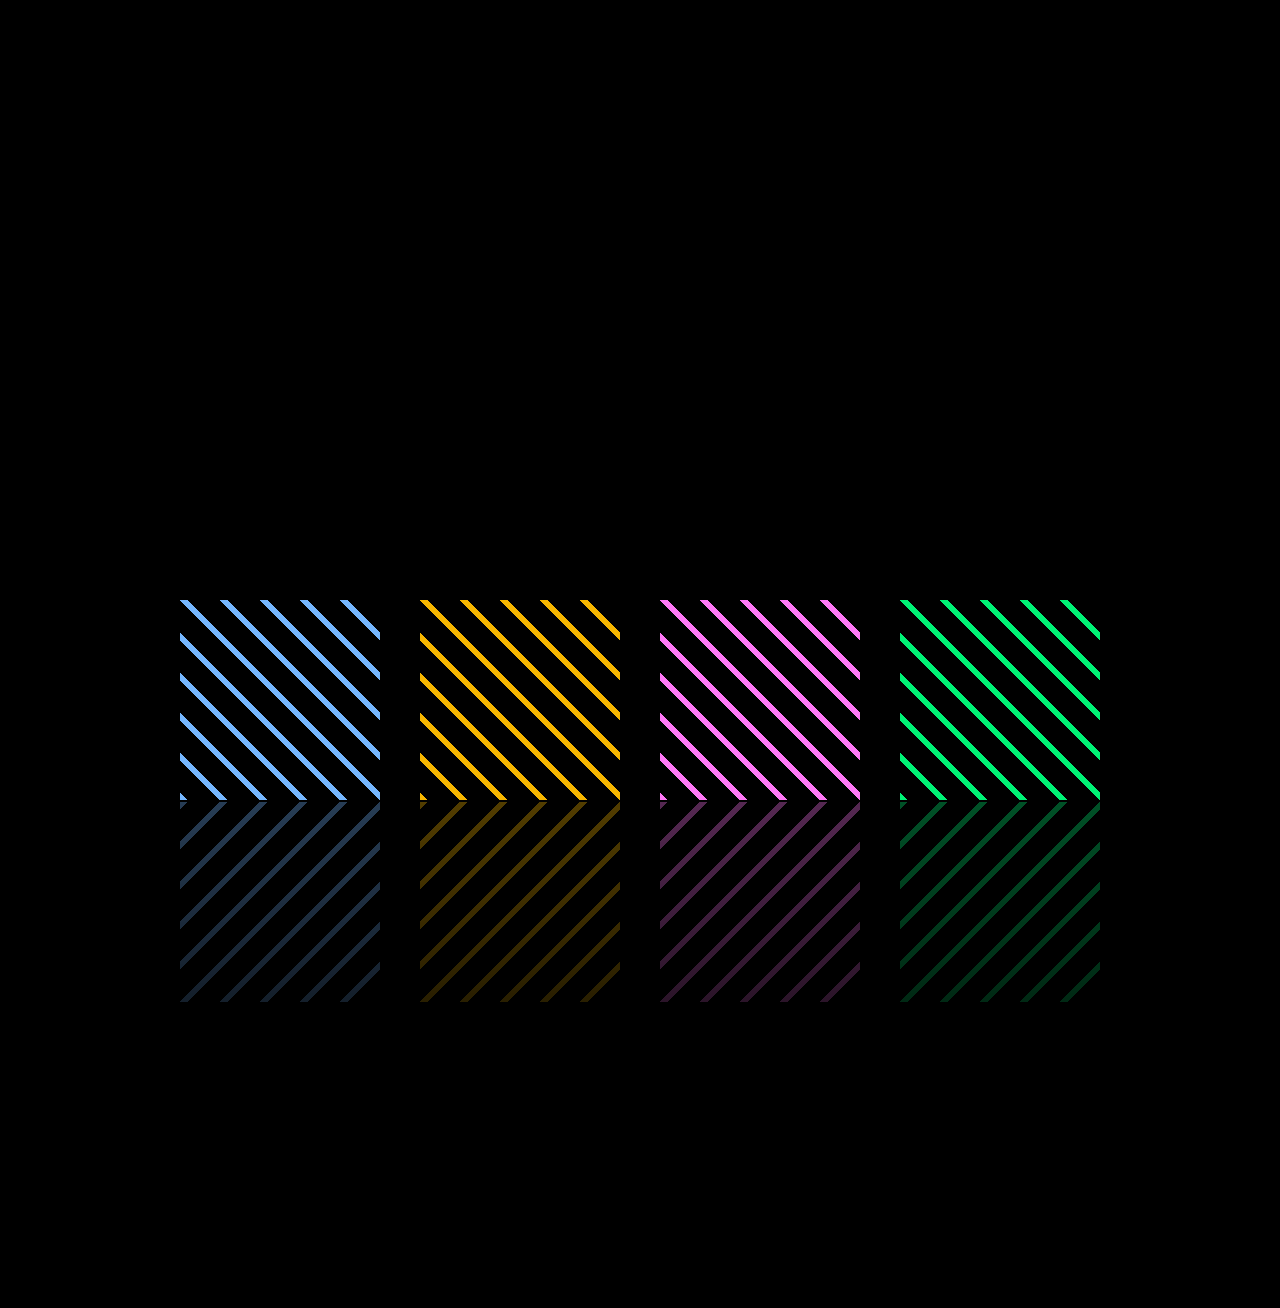
<file: 4_block_line_scrolling/index.html>
<!DOCTYPE html>
<html lang="en">
<head>
    <meta charset="UTF-8">
    <meta http-equiv="X-UA-Compatible" content="IE=edge">
    <meta name="viewport" content="width=device-width, initial-scale=1.0">
    <title>CSS Animation Effects</title>
    <link rel="stylesheet" href="style.css">
</head>
<body>
    <div class="container">
        <div class="box" style="--i:1;"></div>
        <div class="box" style="--i:3;"></div>
        <div class="box" style="--i:2;"></div>
        <div class="box" style="--i:4;"></div>
    </div>
</body>
</html>
</file>
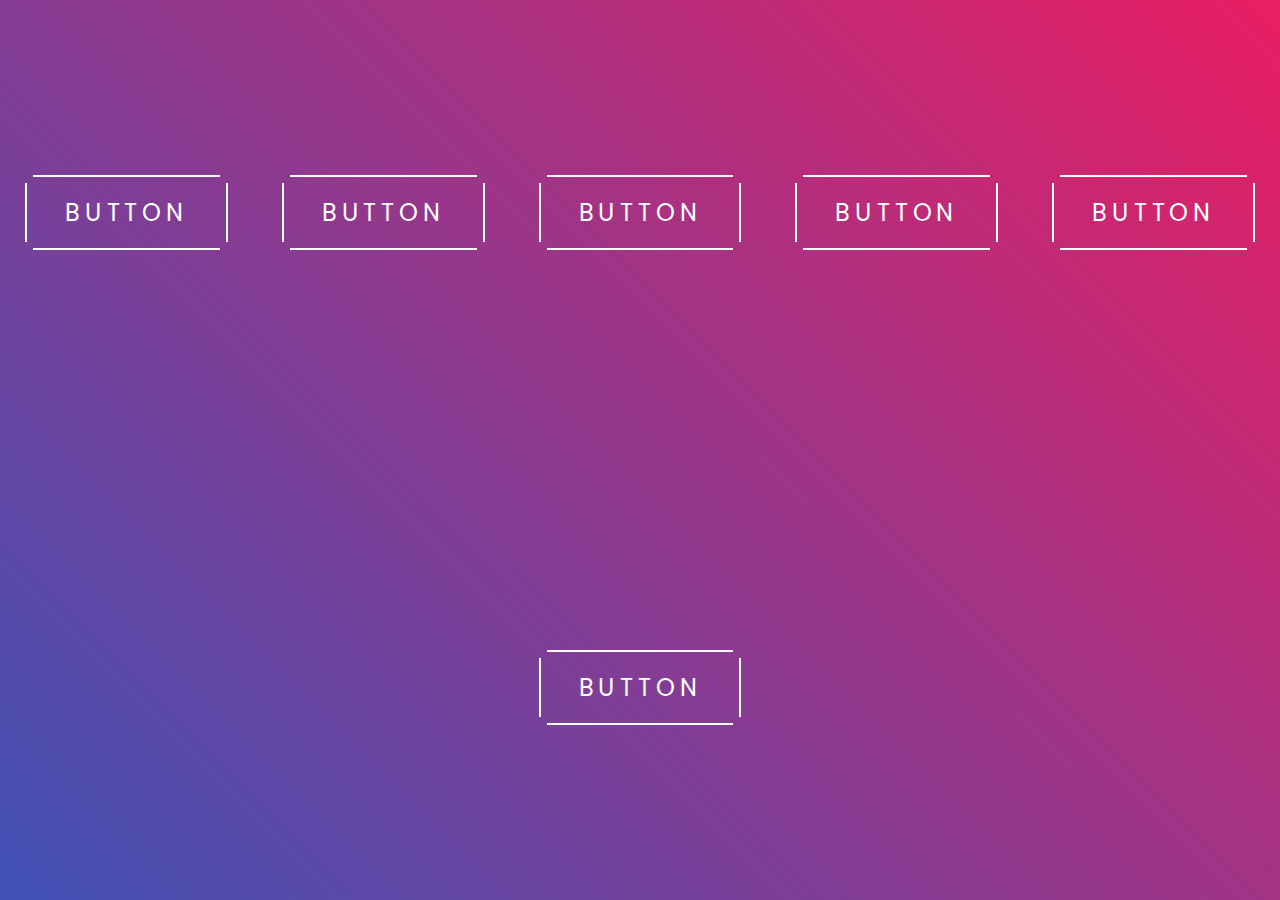
<file: 6_simple_buttons_hover/index.html>
<!DOCTYPE html>
<html lang="en">
<head>
    <meta charset="UTF-8">
    <meta http-equiv="X-UA-Compatible" content="IE=edge">
    <meta name="viewport" content="width=device-width, initial-scale=1.0">
    <title>6 Simple Buttons Hover</title>
    <link rel="stylesheet" href="style.css">
</head>
<body>
    <a href="#" class="btn1">Button</a>
    <a href="#" class="btn2">Button</a>
    <a href="#" class="btn3">Button</a>
    <a href="#" class="btn4">Button</a>
    <a href="#" class="btn5">Button</a>
    <a href="#" class="btn6">Button</a>
</body>
</html>
</file>
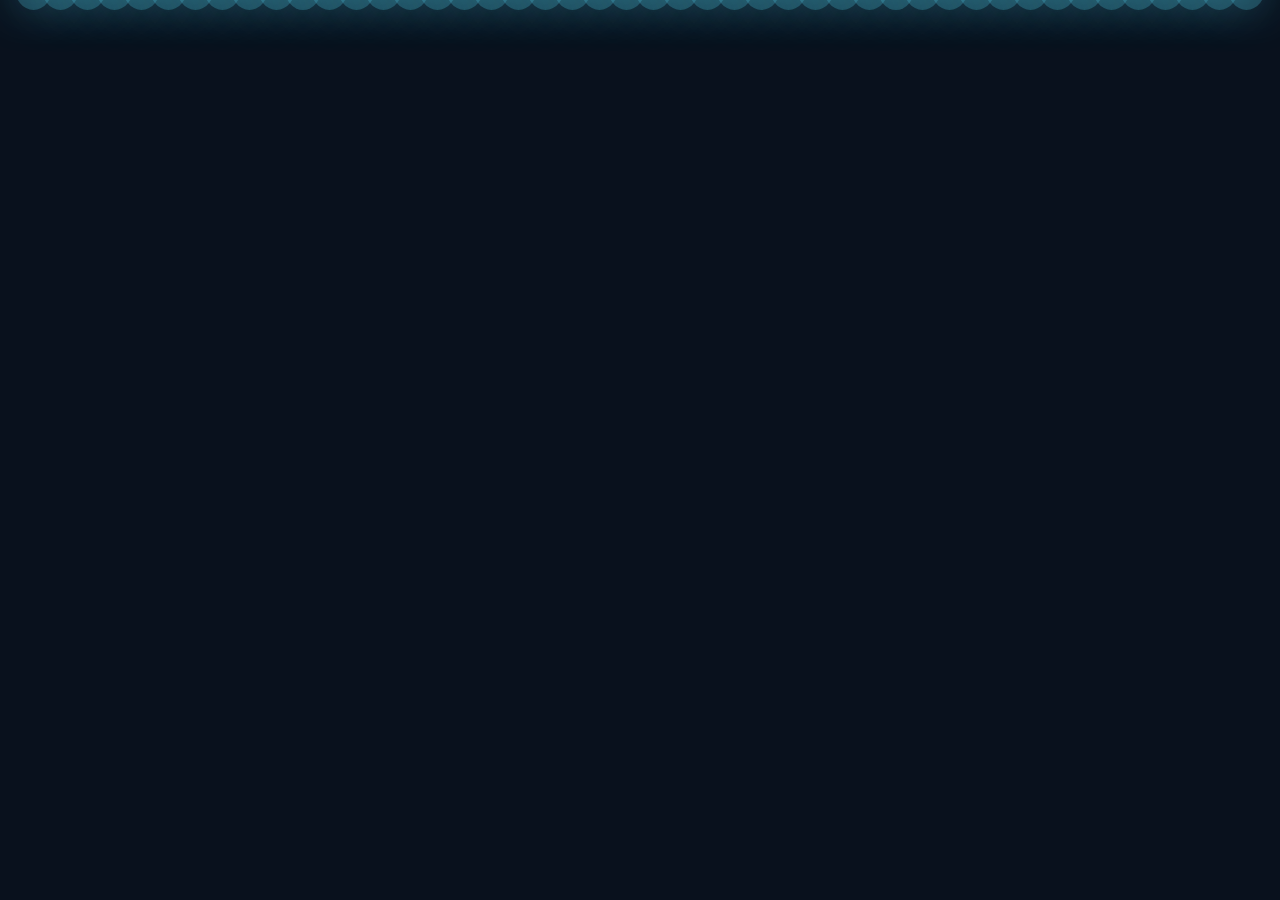
<file: background_particles_effects/index.html>
<!DOCTYPE html>
<html lang="en">
<head>
    <meta charset="UTF-8">
    <meta http-equiv="X-UA-Compatible" content="IE=edge">
    <meta name="viewport" content="width=device-width, initial-scale=1.0">
    <title>CSS Animated Background Particles Effects</title>
    <link rel="stylesheet" href="style.css">
</head>
<body>
    <div class="container">
        <div class="particles">
            <span style="--i:11"></span>
            <span style="--i:12"></span>
            <span style="--i:24"></span>
            <span style="--i:10"></span>
            <span style="--i:14"></span>
            <span style="--i:23"></span>
            <span style="--i:18"></span>
            <span style="--i:16"></span>
            <span style="--i:19"></span>
            <span style="--i:20"></span>
            <span style="--i:22"></span>
            <span style="--i:25"></span>
            <span style="--i:18"></span>
            <span style="--i:21"></span>
            <span style="--i:13"></span>
            <span style="--i:15"></span>
            <span style="--i:21"></span>
            <span style="--i:13"></span>
            <span style="--i:15"></span>
            <span style="--i:26"></span>
            <span style="--i:17"></span>
            <span style="--i:13"></span>
            <span style="--i:28"></span>
            <span style="--i:11"></span>
            <span style="--i:12"></span>
            <span style="--i:24"></span>
            <span style="--i:10"></span>
            <span style="--i:14"></span>
            <span style="--i:23"></span>
            <span style="--i:18"></span>
            <span style="--i:16"></span>
            <span style="--i:19"></span>
            <span style="--i:20"></span>
            <span style="--i:22"></span>
            <span style="--i:25"></span>
            <span style="--i:18"></span>
            <span style="--i:21"></span>
            <span style="--i:13"></span>
            <span style="--i:15"></span>
            <span style="--i:21"></span>
            <span style="--i:13"></span>
            <span style="--i:15"></span>
            <span style="--i:26"></span>
            <span style="--i:17"></span>
            <span style="--i:13"></span>
            <span style="--i:28"></span>
        </div>
    </div>
</body>
</html>
</file>
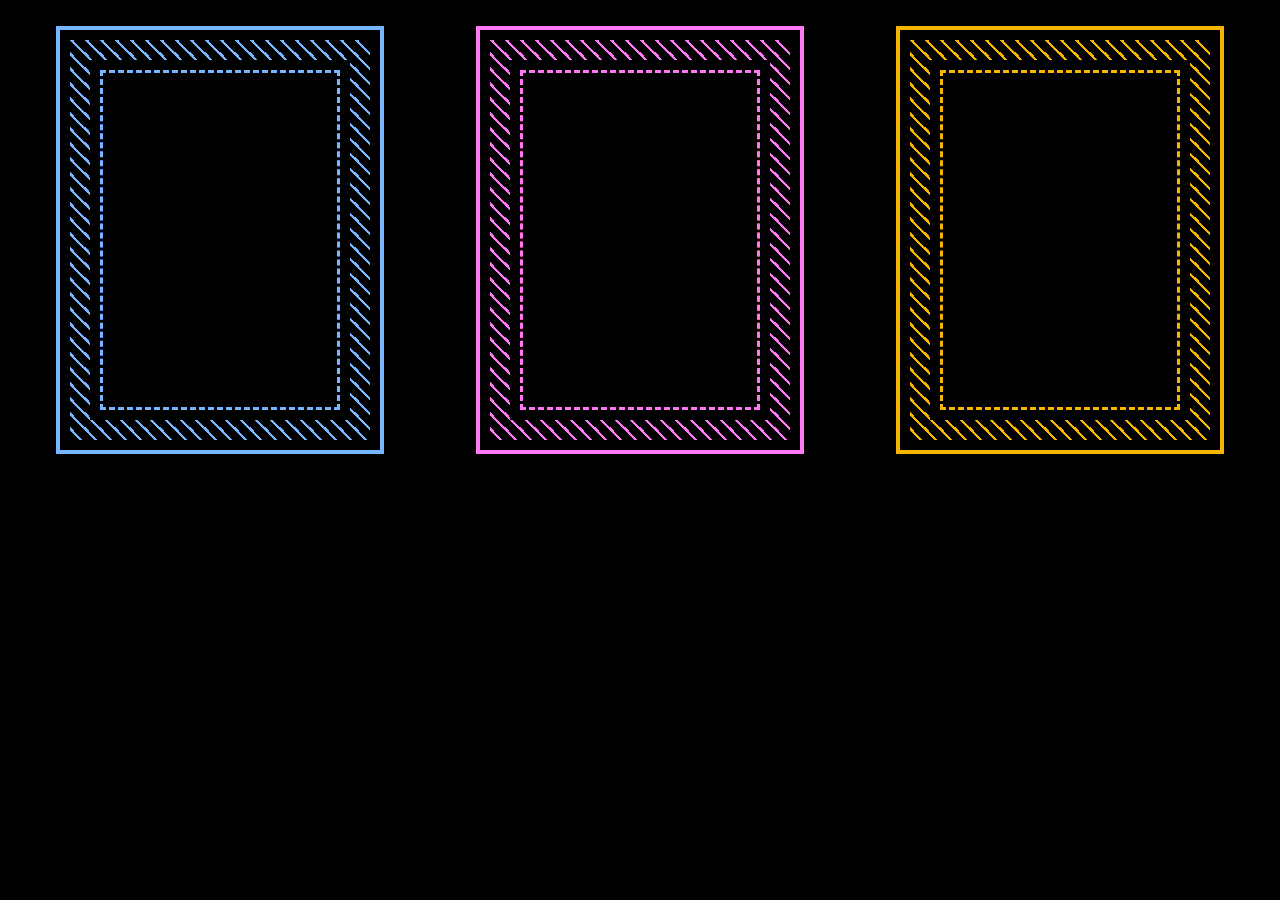
<file: fancy_border_trick/index.html>
<!DOCTYPE html>
<html lang="en">
<head>
    <meta charset="UTF-8">
    <meta http-equiv="X-UA-Compatible" content="IE=edge">
    <meta name="viewport" content="width=device-width, initial-scale=1.0">
    <title>Fancy Border Trick</title>
    <link rel="stylesheet" href="style.css">
</head>
<body>
    <div class="container">
        <div class="box" style="--i:1;"></div>
        <div class="box" style="--i:2;"></div>
        <div class="box" style="--i:3;"></div>
    </div>
</body>
</html>
</file>
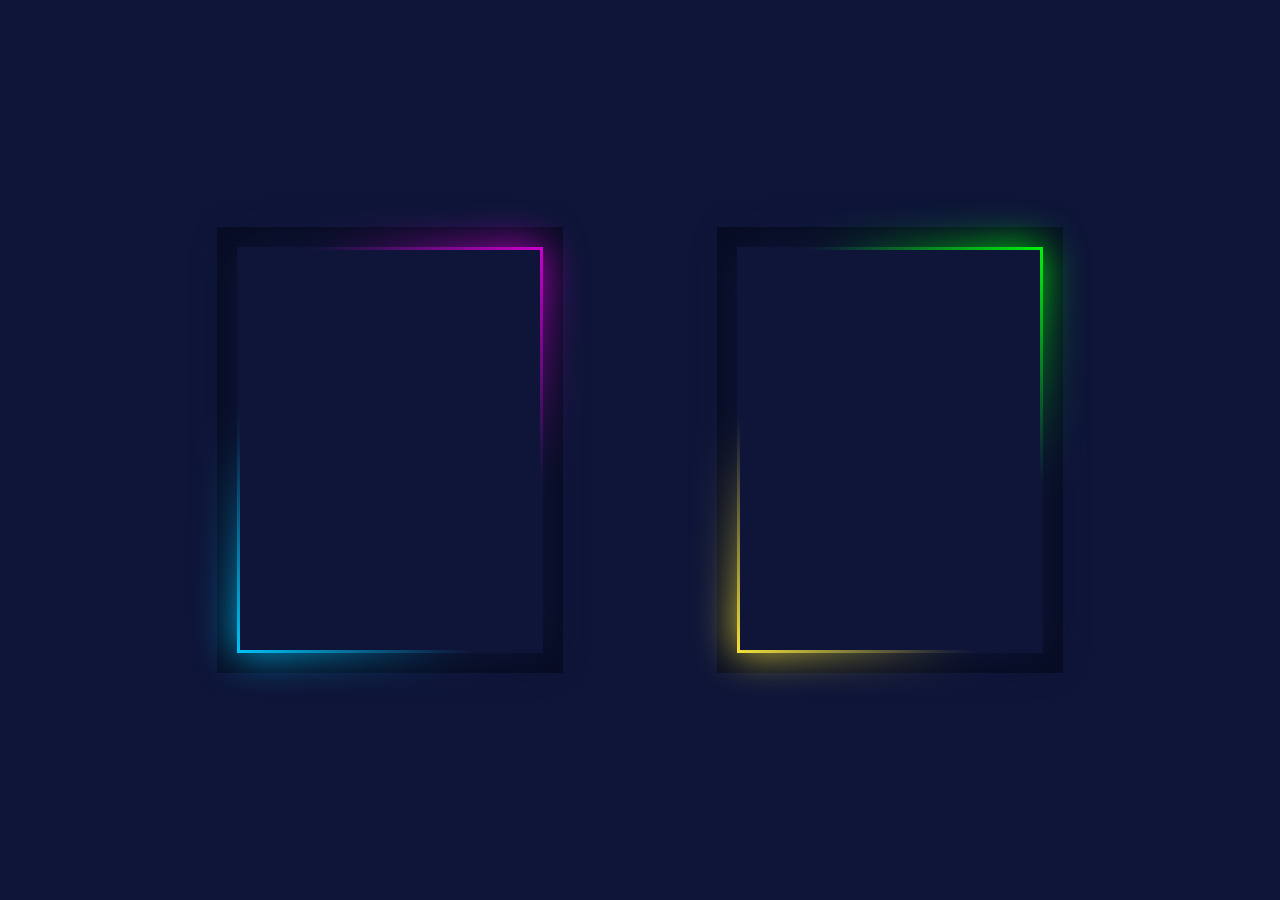
<file: glowing_corners/index.html>
<!DOCTYPE html>
<html lang="en">
<head>
    <meta charset="UTF-8">
    <meta http-equiv="X-UA-Compatible" content="IE=edge">
    <meta name="viewport" content="width=device-width, initial-scale=1.0">
    <title>Glowing Corners Effects</title>
    <link rel="stylesheet" href="style.css">
</head>
<body>
    <div class="box"></div>
    <div class="box"></div>
</body>
</html>
</file>
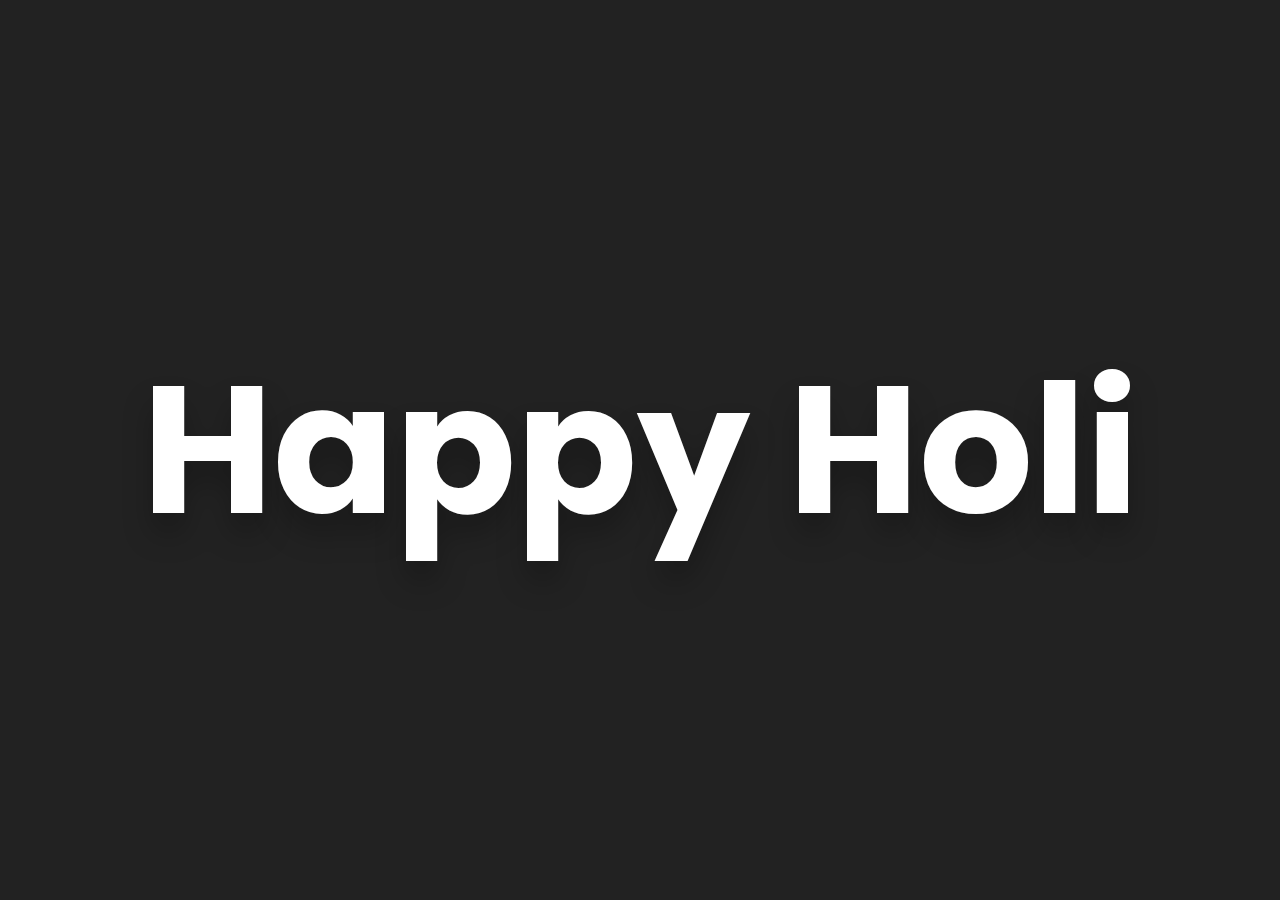
<file: happy_holi/index.html>
<!DOCTYPE html>
<html lang="en">
<head>
    <meta charset="UTF-8">
    <meta http-equiv="X-UA-Compatible" content="IE=edge">
    <meta name="viewport" content="width=device-width, initial-scale=1.0">
    <title>Happy Holi</title>
    <link rel="stylesheet" href="style.css">
</head>
<body>
    <h2>Happy Holi</h2>

    <script>
        let body = document.querySelector('body')
        let num = 0
        body.onclick = function(e) {
            num += 1
            let x = e.pageX - e.target.offsetLeft
            let y = e.pageY - e.target.offsetTop

            let splash = document.createElement('span')
            splash.style.left = x + 'px'
            splash.style.top = y + 'px'

            this.appendChild(splash)

            setTimeout(() => {
                splash.remove()
            }, 4000)
        }
    </script>
</body>
</html>
</file>
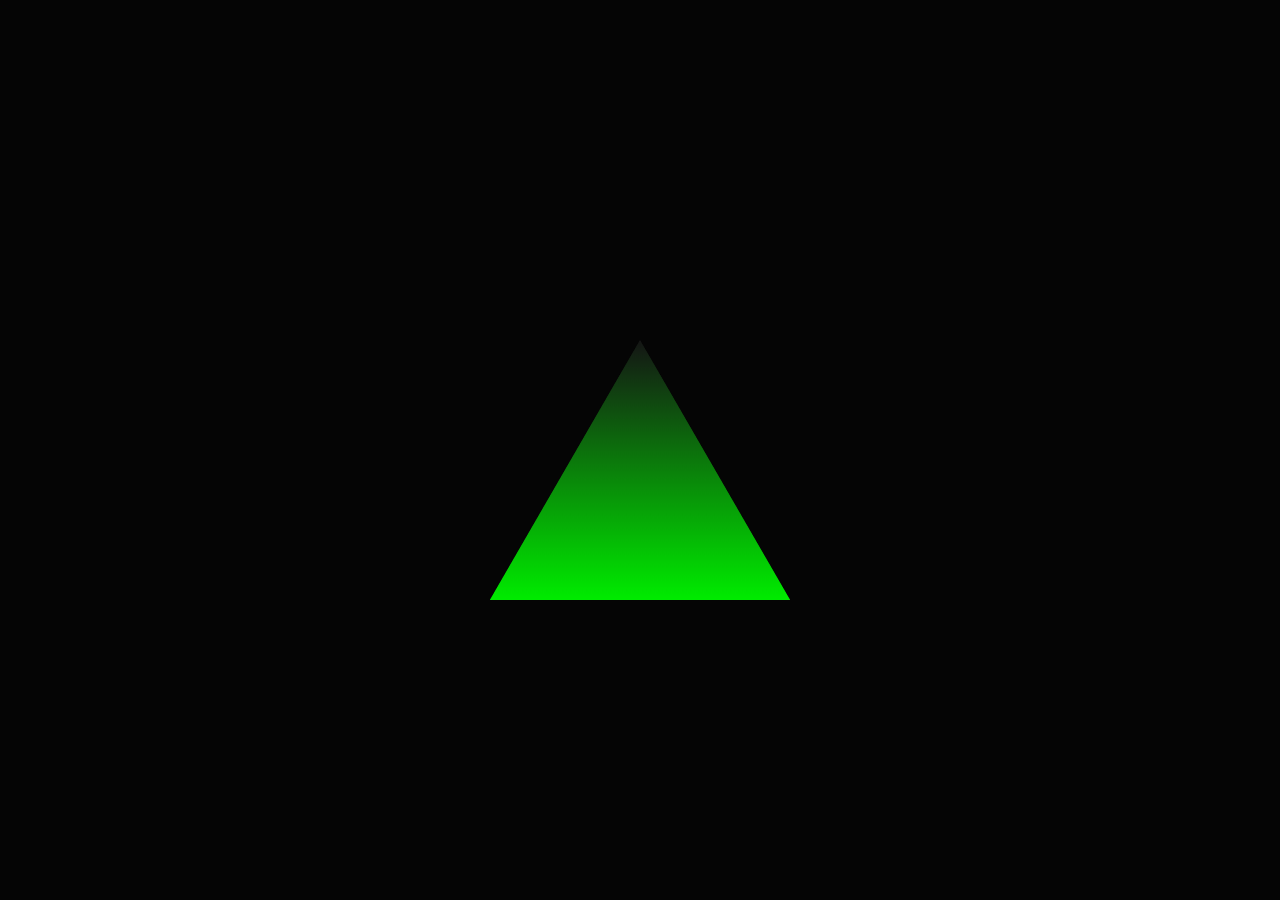
<file: pyramid_animation/index.html>
<!DOCTYPE html>
<html lang="en">
<head>
    <meta charset="UTF-8">
    <meta http-equiv="X-UA-Compatible" content="IE=edge">
    <meta name="viewport" content="width=device-width, initial-scale=1.0">
    <title>3D Pyramid Ambient Light Effects</title>
    <link rel="stylesheet" href="style.css">
</head>
<body>
    <div class="pyramid">
        <!-- <div class="glow"></div> -->
        <div>
            <span style="--i:0"></span>
            <span style="--i:1"></span>
            <span style="--i:2"></span>
            <span style="--i:3"></span>
        </div>
        <div class="glow"></div>
    </div>
</body>
</html>
</file>
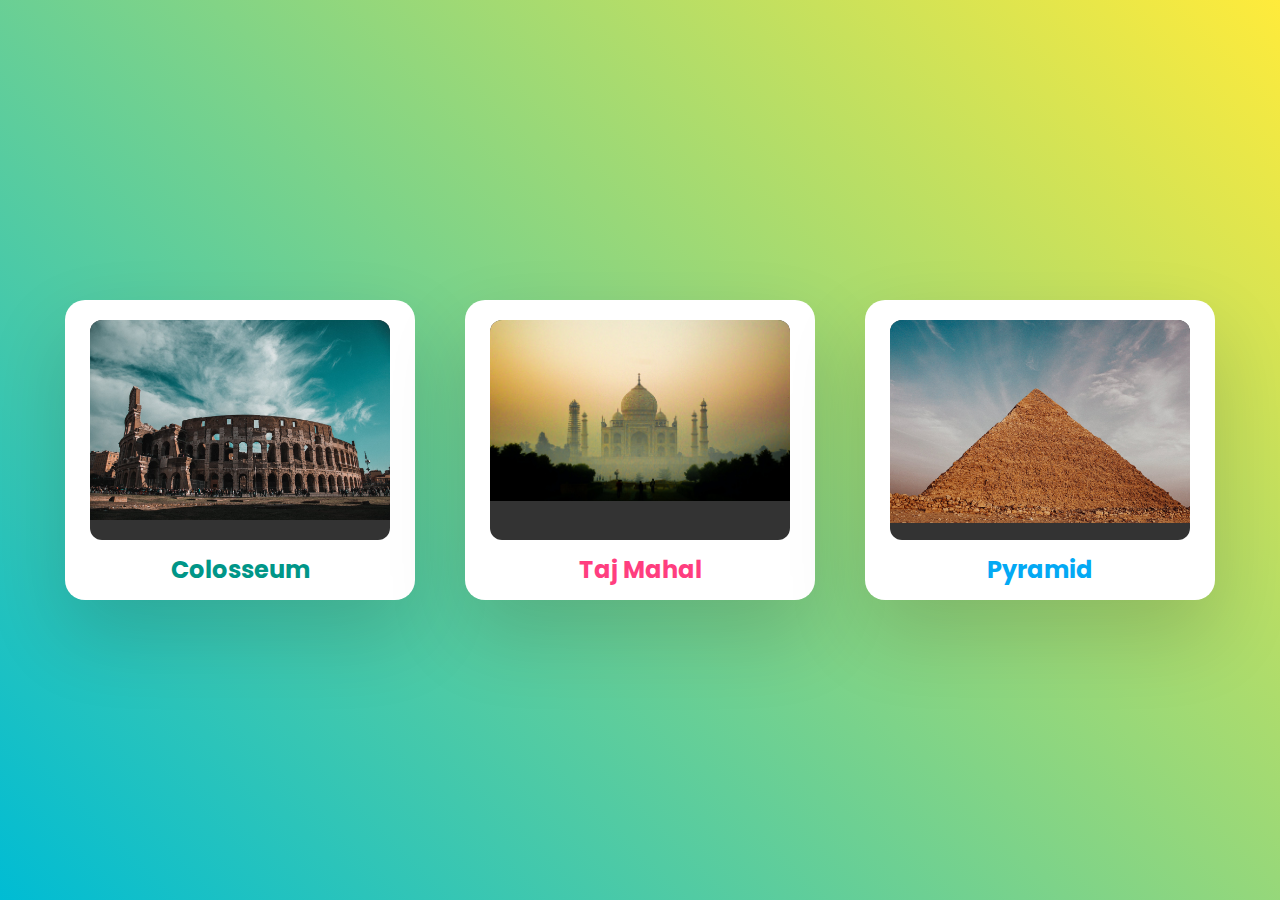
<file: responsive_cards_hover_effects/index.html>
<!DOCTYPE html>
<html lang="en">
<head>
    <meta charset="UTF-8">
    <meta http-equiv="X-UA-Compatible" content="IE=edge">
    <meta name="viewport" content="width=device-width, initial-scale=1.0">
    <title>Responsive Cards Hover Effects</title>
    <link rel="stylesheet" href="style.css">
</head>
<body>
    <div class="container">
        <div class="card" style="--clr:#009688;">
            <div class="img">
                <img src="colosseum.jpeg" alt="colosseum">
            </div>
            <div class="content">
                <h2>Colosseum</h2>
                <p>The Colosseum, also named the Flavian Amphitheater, is a large amphitheater in Rome. It was built during the reign of the Flavian emperors as a gift to the Roman people</p>
                <a href="#">Read More</a>
            </div>
        </div>
        <div class="card" style="--clr:#ff3e7f;">
            <div class="img">
                <img src="taj_mahal.jpeg" alt="taj_mahal">
            </div>
            <div class="content">
                <h2>Taj Mahal</h2>
                <p>The Taj Mahal is widely considered one of the most beautiful buildings ever created.</p>
                <a href="#">Read More</a>
            </div>
        </div>
        <div class="card" style="--clr:#03a9f4;">
            <div class="img">
                <img src="pyramid.jpeg" alt="pyramid">
            </div>
            <div class="content">
                <h2>Pyramid</h2>
                <p>Archaeologist Zahi Hawass has been studying and preserving the Egyptian pyramids for decades.</p>
                <a href="#">Read More</a>
            </div>
        </div>
    </div>
</body>
</html>
</file>
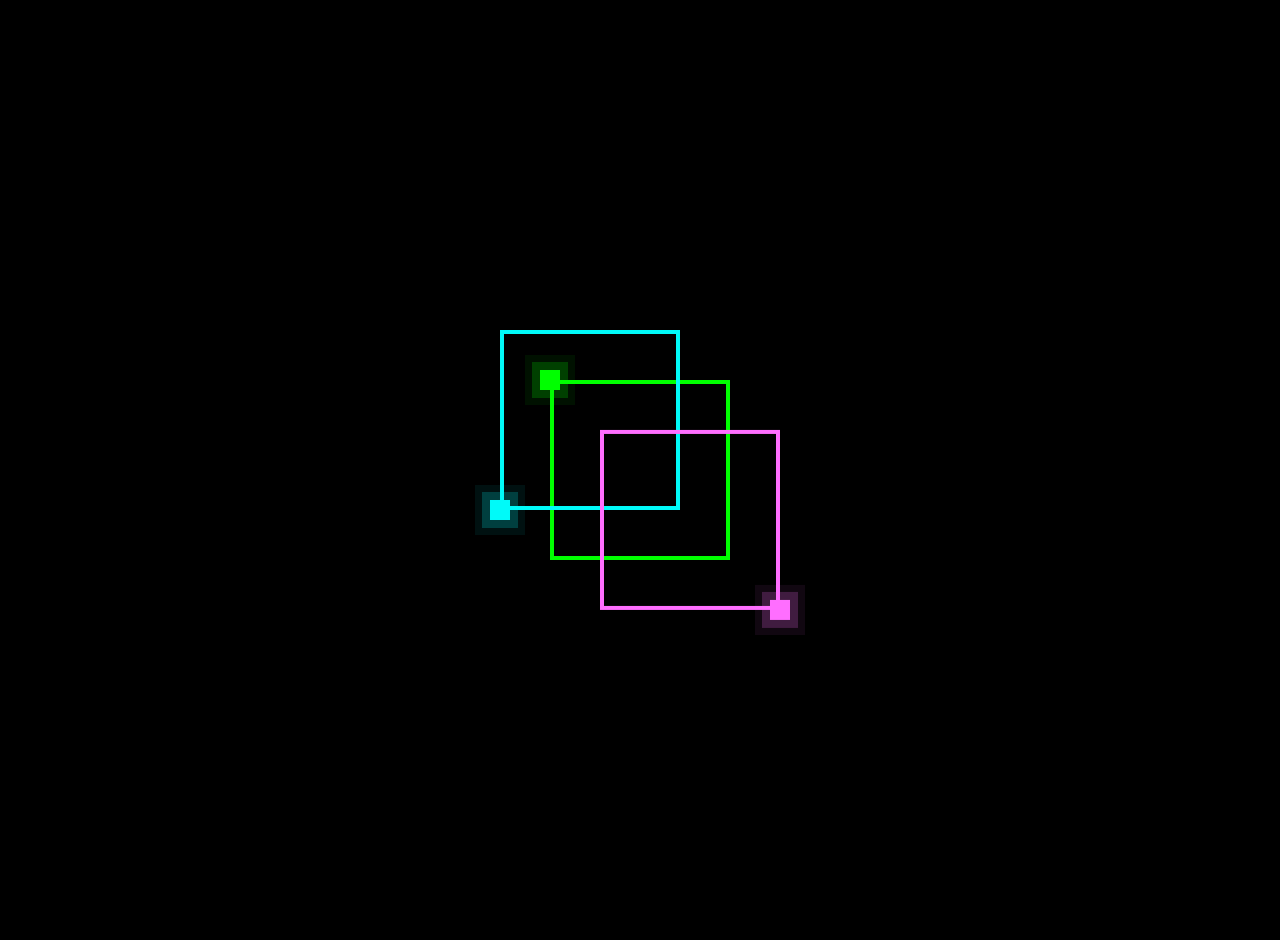
<file: zero_collision/index.html>
<!DOCTYPE html>
<html lang="en">
<head>
    <meta charset="UTF-8">
    <meta http-equiv="X-UA-Compatible" content="IE=edge">
    <meta name="viewport" content="width=device-width, initial-scale=1.0">
    <title>Zero Collision</title>
    <link rel="stylesheet" href="style.css">
</head>
<body>
    <div class="container">
        <div class="square">
            <span style="--i:0;"></span>
            <span style="--i:1;"></span>
            <span style="--i:2;"></span>
            <span style="--i:3;"></span>
        </div>
        <div class="square">
            <span style="--i:0;"></span>
            <span style="--i:1;"></span>
            <span style="--i:2;"></span>
            <span style="--i:3;"></span>
        </div>
        <div class="square">
            <span style="--i:0;"></span>
            <span style="--i:1;"></span>
            <span style="--i:2;"></span>
            <span style="--i:3;"></span>
        </div>
    </div>
</body>
</html>
</file>
<file: 4_block_line_scrolling/style.css>
*
{
    margin-top: 200px;
    padding: 0;
    box-sizing: border-box;
}

body {
    display: block;
    justify-content: center;
    align-items: center;
    min-height: 100vh;
    background-color: #000;
}

.container {
    position: relative;
    display: flex;
    justify-content: center;
    align-items: center;
    width: 100%;
    gap: 40px;
    -webkit-box-reflect: below 2px linear-gradient(transparent, #0005);
}

.container .box {
    position: relative;
    width: 200px;
    height: 200px;
    background: linear-gradient(45deg, #00f376 10%, transparent 10%, transparent 50%, #00f376 50%, #00f376 60%, transparent 60%);
    background-size: 40px 40px;
    transform: rotate(calc(var (--i)) * 90deg);
    filter: hue-rotate(calc(var(--i) * 90deg));
    animation: animate 0.5s linear infinite;
}

@keyframes animate {
    0% {
        background-position: 0;
    }
    100% {
        background-position: 40px;
    }
}
</file>
<file: 6_simple_buttons_hover/style.css>
@import url('https://fonts.googleapis.com/css?family=Poppins:200,300,400,500,600,700,800,900&display=swap');

* {
    margin: 0;
    padding: 0;
    box-sizing: border-box;
    font-family: 'Poppins', sans-serif;
}

body {
    display: flex;
    justify-content: center;
    align-items: center;
    width: 100%;
    min-height: 100vh;
    flex-wrap: wrap;
    background: linear-gradient(45deg, #3f51b5, #e91e63);
    gap: 50px;
}

a {
    position: relative;
    padding: 20px 40px;
    color: #fff;
    text-decoration: none;
    display: inline-block;
    text-transform: uppercase;
    letter-spacing: 0.2em;
    font-size: 1.5em;
    border: 2px solid transparent;
    transition: 0.5s;
}
a:hover {
    border: 2px solid #fff;
}

a::before {
    content: '';
    position: absolute;
    inset: 0 8px;
    border-top: 2px solid #fff;
    border-bottom: 2px solid #fff;
    transition: 1s;
}

a::after {
    content: '';
    position: absolute;
    inset: 8px 0;
    border-left: 2px solid #fff;
    border-right: 2px solid #fff;
    transition: 1s;
}

a.btn1:hover::before {
    inset: 16px 8px;
}
a.btn1:hover::after {
    inset: 8px 16px;
}

a.btn2:hover::before {
    inset: 0px 8px;
    transform: rotateY(180deg);
}
a.btn2:hover::after {
    inset: 8px 0px;
    transform: rotateX(180deg);
}

a.btn3:hover::before {
    inset: 0px -12px;
    transform: skewY(15deg);
}
a.btn3:hover::after {
    inset: -12px 0px;
    transform: skewX(15deg);
}

a.btn4:hover,
a.btn5:hover,
a.btn6:hover {
    border-color: transparent;
}

a.btn4:hover::before {
    inset: 0 30px;
    transform: skew(25deg);
}
a.btn4:hover::after {
    inset: 10px 0;
    transform: skew(-25deg);
}

a.btn5:hover::before,
a.btn5:hover::after {
    inset: 0;
}

a.btn6:hover::before {
    inset: 0 0;
    transform: rotate(-10deg);
}
a.btn6:hover::after {
    inset: 0 -4px;
    transform: rotate(5deg);
}
</file>
<file: background_particles_effects/style.css>
* {
    margin: 0;
    padding: 0;
    box-sizing: border-box;
}

body {
    display: flex;
    justify-content: center;
    align-items: center;
    min-height: 100vh;
    background-color: #09111d;
}

.container {
    position: relative;
    width: 100%;
    height: 100vh;
    overflow: hidden;
}

.particles {
    position: relative;
    display: flex;
    z-index: 1;
    padding: 0 20px;
}

.particles span{
    position: relative;
    bottom: 30px;
    width: 30px;
    height: 30px;
    background-color: #4fc3dc;
    box-shadow: 0 0 0 10px #4fc3dc44,
    0 0 50px #4fc3dc,
    -100px 0 #4fc3dc99,
    100px 0 #ff2d7599;
    margin: 0 4px;
    border-radius: 50%;
    animation: animate 15s ease infinite;
    animation-duration: calc(125s / var(--i))
}

.particles span:nth-child(even) {
    background-color: #ff2d75;
    box-shadow: 0 0 0 10px #4fc3dc44,
    0 0 50px #4fc3dc,
    -100px 0 #4fc3dc99,
    100px 0 #ff2d7599;
}

@keyframes animate {
    0% {
        transform: translateY(120vh) scale(0) rotate(0deg);
    }
    20% {
        transform: translateY(100vh) scale(1) rotate(0deg);
    }
    100% {
        transform: translateY(-50vh) scale(0.5) rotate(360deg);
    }
}
</file>
<file: fancy_border_trick/style.css>
* {
    margin: 10px;
    padding: 0;
    box-sizing: border-box;
}

body {
    display: flex;
    justify-content: center;
    align-items: center;
    background-color: #000;
}

.container {
    position: relative;
    display: flex;
    justify-content: center;
    align-items: center;
    width: 100%;
    gap: 100px;
}

.container .box {
    position: relative;
    width: 300px;
    height: 400px;
    background: linear-gradient(45deg, #00f376 10%,
    transparent 10%, transparent 50%, #00f376 50%,
    #00f376 60%, transparent 60%, transparent 100%);
    background-size: 15px 15px;
    box-shadow: 0 0 0 10px #000, 0 0 0 14px #00f376;
    filter: hue-rotate(calc(var(--i) * 90deg));
    animation: animate 0.5s linear infinite;
}
.container .box::before {
    content: '';
    position: absolute;
    inset: 20px;
    background-color: #000;
}
.container .box::after {
    content: '';
    position: absolute;
    inset: 30px;
    border: 3px dashed #00f376;
}

@keyframes animate {
    0% {
        background-position: 0;
    }
    100% {
        background-position: 15px;
    }
}
</file>
<file: glowing_corners/style.css>
* {
    margin: 0;
    padding: 0;
    box-sizing: border-box;
}

body {
    display: flex;
    justify-content: center;
    align-items: center;
    min-height: 100vh;
    background-color: #0e1538;
    gap: 200px;
}

.box {
    position: relative;
    width: 300px;
    height: 400px;
    background-color: #0e1538;
}

.box::before {
    content: '';
    position: absolute;
    inset: -3px;
    background: linear-gradient(45deg, #00ccff, #0e1538, #0e1538, #d400d4);
    box-shadow: 0 0 0 20px #070c23;
    z-index: -1;
}

.box::after {
    content: '';
    position: absolute;
    inset: -3px;
    background: linear-gradient(45deg, #00ccff, #0e1538, #0e1538, #d400d4);
    z-index: -1;
    filter: blur(20px);
}

.box:nth-child(2)::before,
.box:nth-child(2)::after {
    background: linear-gradient(45deg, #ffeb3b, #0e1538, #0e1538, #00ff0a);
}
</file>
<file: happy_holi/style.css>
@import url('https://fonts.googleapis.com/css2?family=poppins');
* {
    margin: 0;
    padding: 0;
    box-sizing: border-box;
    font-family: 'Poppins', sans-serif;
}

body {
    display: flex;
    justify-content: center;
    align-items: center;
    min-height: 100vh;
    background-color: #222;
    overflow: hidden;
}

h2 {
    color: #fff;
    font-size: 14vw;
    z-index: 1000;
    user-select: none;
    pointer-events: none;
    text-shadow: 0 20px 30px rgba(0, 0, 0, 0.25);
}

span {
    position: absolute;
    pointer-events: none;
    width: 300px;
    height: 300px;
    border-radius: 50px;
    background-size: contain;
    background-color: red;
    filter: hue-rotate(round(0.9 * 90) deg);
    animation: animate 4s linear infinite
}

@keyframes animate {
    0% {
        opacity: 0;
        transform: translate(-50%, -50%) scale(0);
    }
    5%, 95% {
        opacity: 1;
        transform: translate(-50%, -50%) scale(1);
    }
    100% {
        opacity: 0;
        transform: translate(-50%, -50%) scale(2);
    }
}
</file>
<file: pyramid_animation/style.css>
* {
    margin: 0;
    padding: 0;
    box-sizing: border-box;
}

body {
    display: flex;
    justify-content: center;
    align-items: center;
    min-height: 100vh;
    background-color: #050505;
}

.pyramid {
    position: absolute;
    width: 300px;
    height: 300px;
    transform-style: preserve-3d;
    animation: animate 8s linear infinite;
}
@keyframes animate {
    0% {
        transform: rotateX(-30deg) rotateY(0deg);
    }
    100% {
        transform: rotateX(-30deg) rotateY(360deg);
    }
}
.pyramid div {
    position: absolute;
    top: 0;
    left: 0;
    width: 100%;
    height: 100%;
    transform-style: preserve-3d;
}
.pyramid div span {
    position: absolute;
    top: 0;
    left: 0;
    width: 100%;
    height: 100%;
    background: linear-gradient(#151515, #00ec00);
    clip-path: polygon(50% 0%, 0% 100%, 100% 100%);
    transform: rotateY(calc(90deg * var(--i))) translateZ(150px) rotateX(30deg);
    transform-origin: bottom;
}

.pyramid .glow {
    position: absolute;
    top: 0;
    left: 0;
    width: 100%;
    height: 100%;
    background-color: #00ec00;
    transform: rotateX(90deg) translateZ(-250px);
    filter: blur(20px);
    box-shadow: 0 0 120px rgba(0, 255, 0, 0.2),
    0 0 200px rgba(0, 255, 0, 0.4),
    0 0 300px rgba(0, 255, 0, 0.6),
    0 0 400px rgba(0, 255, 0, 0.8),
    0 0 500px rgba(0, 255, 0, 1);
}
</file>
<file: responsive_cards_hover_effects/style.css>
@import url('https://fonts.googleapis.com/css?family=Poppins:200,300,400,500,600,700,800,900');

* {
    margin: 0px;
    padding: 0px;
    box-sizing: border-box;
    font-family: 'Poppins', sans-serif;
}

body {
    display: flex;
    justify-content: center;
    align-items: center;
    min-height: 100vh;
    background: linear-gradient(45deg, #00bcd4, #ffeb3b);
}

.container {
    position: relative;
    display: flex;
    justify-content: center;
    align-items: center;
    flex-wrap: wrap;
    gap: 100px 50px;
    padding: 100px 50px;
}

.container .card {
    position: relative;
    display: flex;
    justify-content: center;
    align-items: flex-start;
    height: 300px;
    width: 350px;
    background-color: #fff;
    border-radius: 20px;
    box-shadow: 0 35px 80px rgba(0, 0, 0, 0.15);
    transition: 0.5s;
}

.container .card:hover {
    height: 400px;
}

.container .card .img {
    position: absolute;
    top: 20px;
    width: 300px;
    height: 220px;
    background-color: #333;
    border-radius: 12px;
    transition: 0.5s;
    overflow: hidden;
}

.container .card:hover .img {
    top: -100px;
    scale: 0.75;
    box-shadow: 0 15px 45px rgba(0, 0, 0, 0.2);
}

.container .card .img img {
    position: absolute;
    top: 0;
    left: 0;
    width: 100%;
    object-fit: cover;
}

.container .card .content{
    position: absolute;
    top: 252px;
    width: 100%;
    height: 35px;
    padding: 0 30px;
    overflow: hidden;
    text-align: center;
    transition: 0.5s;
}

.container .card:hover .content {
    top: 120px;
    height: 250px;
}

.container .card .content h2 {
    font-size: 1.5em;
    font-weight: 700;
    color: var(--clr);
}

.container .card .content p {
    color: #333;
}

.container .card .content a {
    position: relative;
    top: 15px;
    display: inline-block;
    padding: 12px 25px;
    background: var(--clr);
    color: #fff;
    font-weight: 500;
    text-decoration: none;
    border-radius: 8px;
}
</file>
<file: zero_collision/style.css>
* {
    margin: 10px;
    padding: 0;
    box-sizing: border-box;
}

body {
    display: flex;
    justify-content: center;
    align-items: center;
    min-height: 100vh;
    background-color: #000;
}

.container {
    position: relative;
    width: 100%;
    display: flex;
    justify-content: center;
    align-items: center;
}

.container .square {
    position: absolute;
    width: 200px;
    height: 200px;
}

.container .square:nth-child(2) {
    transform: translate(-25%, -25%) rotateX(180deg);
    filter: hue-rotate(60deg);
}

.container .square:nth-child(3) {
    transform: translate(25%, 25%) rotate(180deg);
    filter: hue-rotate(180deg);
}

.container .square::before {
    content: '';
    position: absolute;
    width: 20px;
    height: 20px;
    background-color: #0f0;
    box-shadow: 0 0 0 8px #0f03,
    0 0 0 15px #0f01;
    animation: animateSquare 4s linear infinite;
}
@keyframes animateSquare {
    0% {
        transform: translate(2px, 2px);
    }
    25% {
        transform: translate(178px, 2px);
    }
    50% {
        transform: translate(178px, 178px);
    }
    75% {
        transform: translate(2px, 178px);
    }
    100% {
        transform: translate(2px, 2px);
    }
}

.container .square span {
    position: absolute;
    inset: 0px;
    overflow: hidden;
    transform: rotate(calc(90deg * var(--i)));
}

.container .square span::before {
    content: '';
    position: absolute;
    width: 100%;
    height: 4px;
    background-color: #0f0;
    /* transform: translateX(-100%) */
    animation: animate 4s linear infinite;
    animation-delay: calc(1s * var(--i));
}
@keyframes animate {
    0% {
        transform: translateX(-100%)
    }
    50%, 100% {
        transform: translateX(100%)
    }
}
</file>
